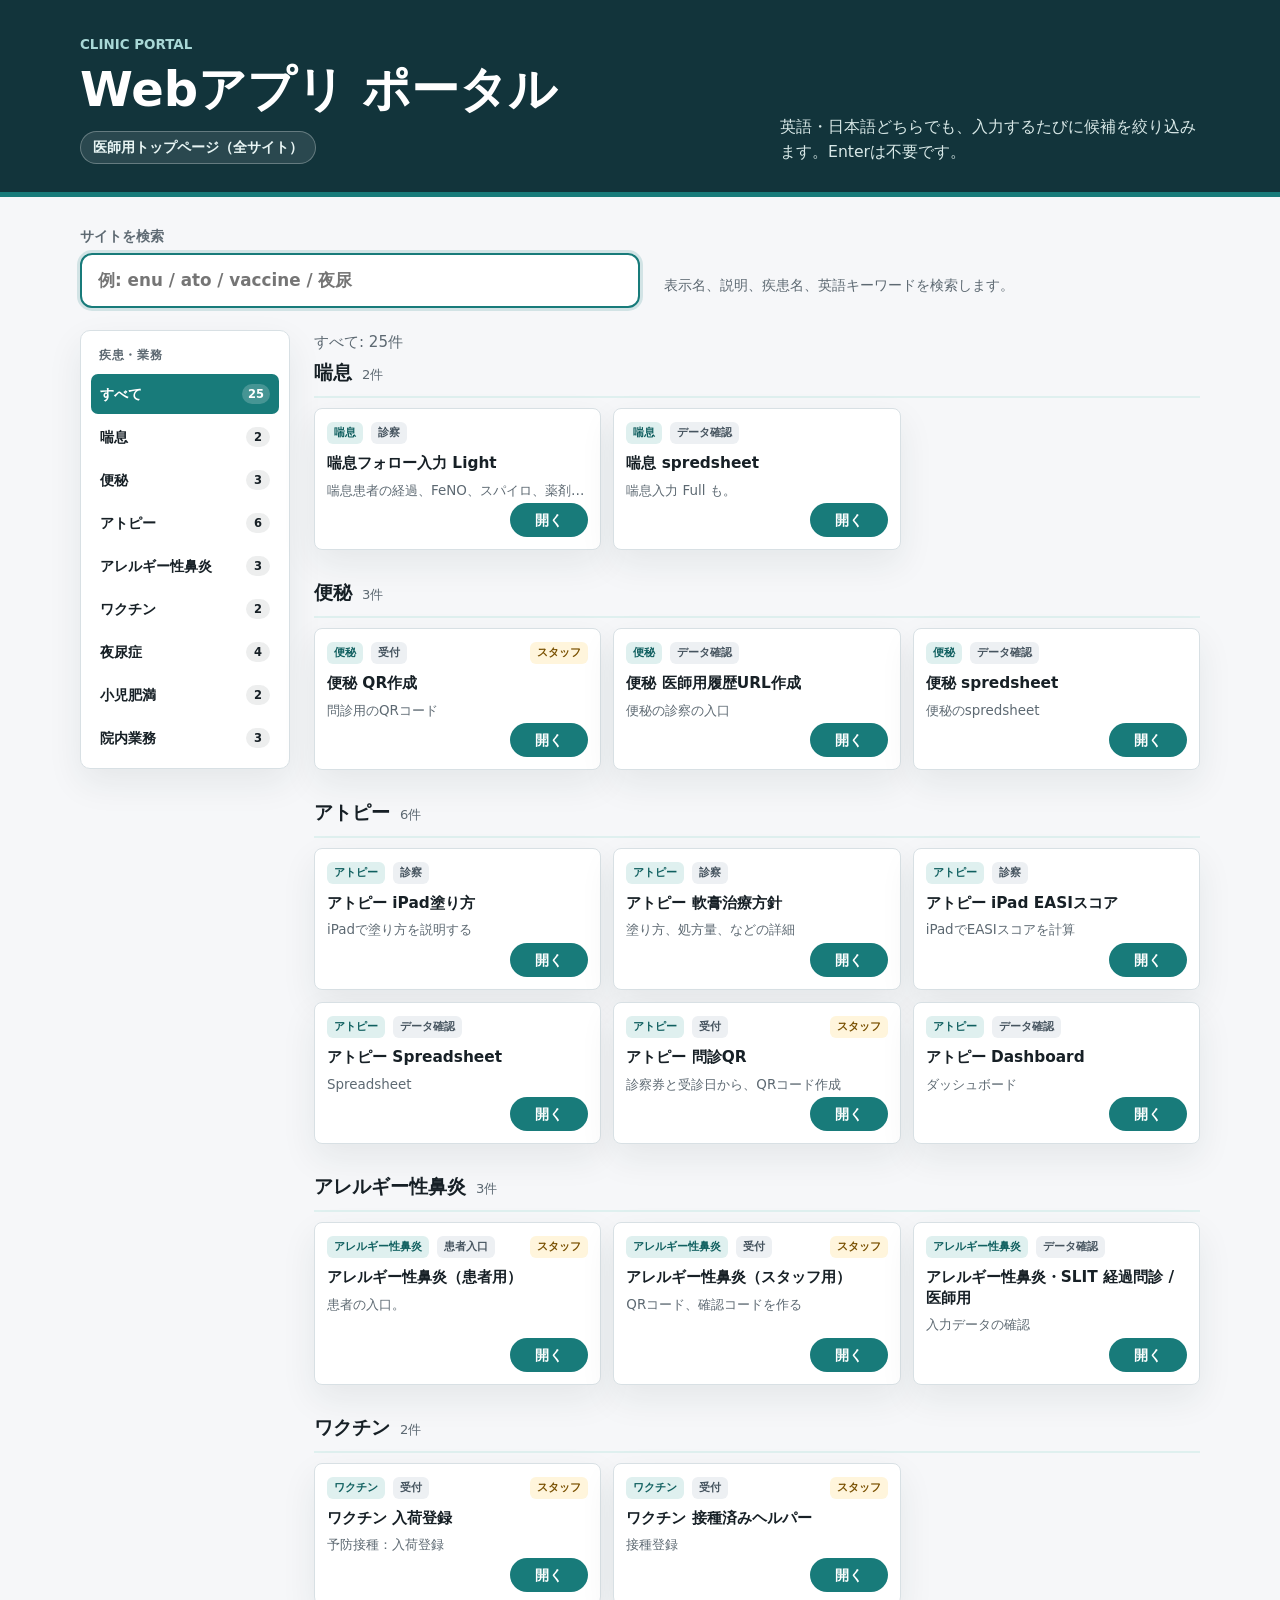
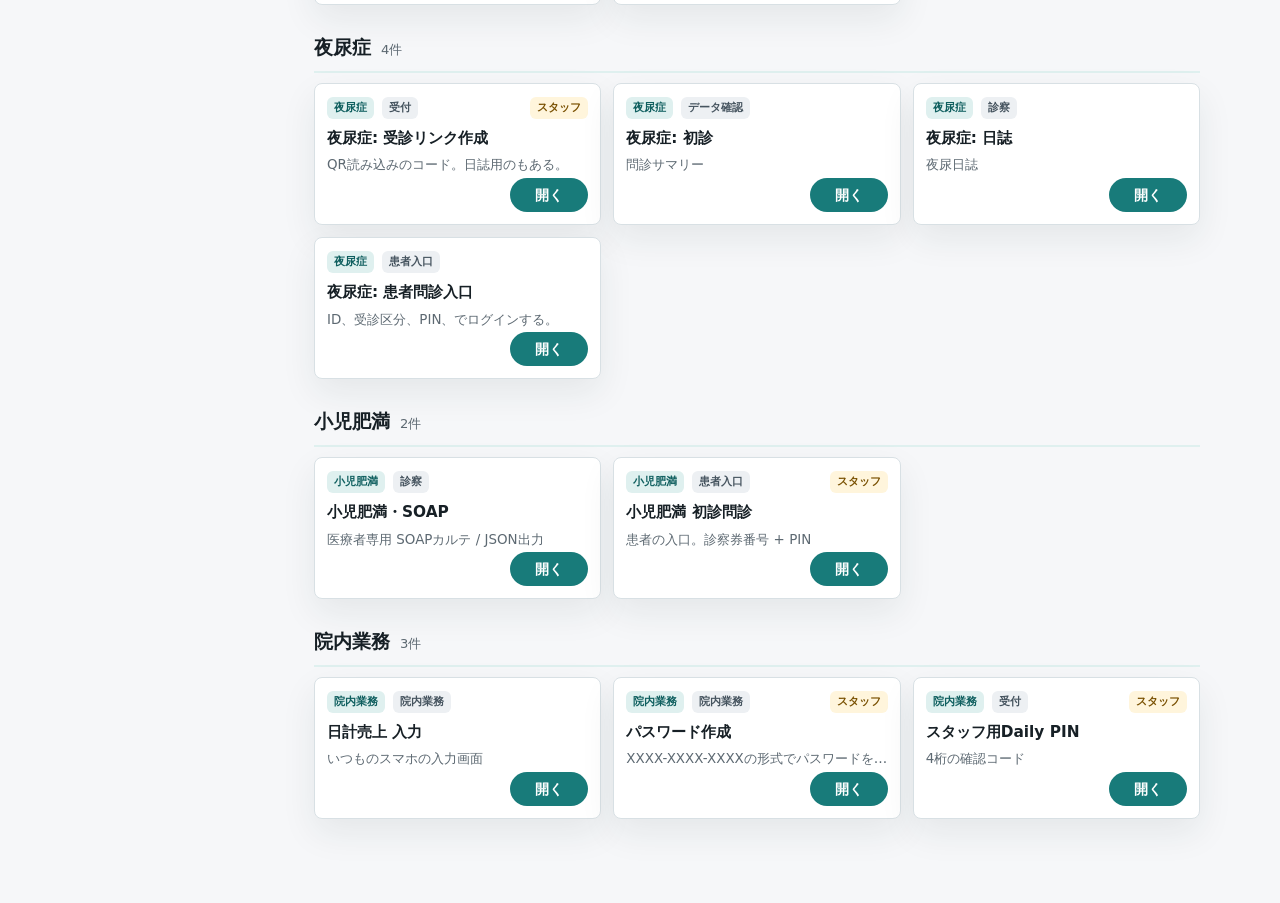
<file: index.html>
<!doctype html>
<html lang="ja">
  <head>
    <meta charset="utf-8">
    <meta name="viewport" content="width=device-width, initial-scale=1">
    <meta name="description" content="院内Webアプリと業務リンクをまとめて起動できるポータルサイト">
    <title>Clinic Web App Portal</title>
    <link rel="stylesheet" href="style.css">
  </head>
  <body>
    <header class="site-header">
      <div class="header-inner">
        <div>
          <p class="eyebrow">Clinic Portal</p>
          <h1>Webアプリ ポータル</h1>
          <p class="profile-label" id="profileLabel">共通トップページ</p>
        </div>
        <p class="header-note">英語・日本語どちらでも、入力するたびに候補を絞り込みます。Enterは不要です。</p>
      </div>
    </header>

    <main class="page-shell">
      <section class="search-toolbar" aria-label="アプリの検索">
        <label class="search-box" for="searchInput">
          <span>サイトを検索</span>
          <input id="searchInput" type="search" placeholder="例: enu / ato / vaccine / 夜尿" autocomplete="off" autofocus>
        </label>
        <p class="search-hint">表示名、説明、疾患名、英語キーワードを検索します。</p>
      </section>

      <div class="portal-layout">
        <nav class="group-nav" aria-label="疾患・業務">
          <h2>疾患・業務</h2>
          <div id="groupNav"></div>
        </nav>

        <div class="portal-results">
          <section class="summary-row" aria-live="polite">
            <p id="resultSummary">読み込み中...</p>
          </section>
          <section id="appSections" aria-label="サイト一覧"></section>
        </div>
      </div>

      <section class="empty-state" id="emptyState" hidden>
        <h2>該当するアプリがありません</h2>
        <p>検索語句やカテゴリを変更してください。</p>
      </section>

      <section class="error-state" id="errorState" hidden>
        <h2>アプリ一覧を読み込めませんでした</h2>
        <p>apps.json の形式や配置を確認してください。</p>
      </section>
    </main>

    <template id="appCardTemplate">
      <article class="app-card">
        <div class="card-body">
          <div class="card-topline">
            <span class="group-badge"></span>
            <span class="purpose-badge"></span>
            <span class="staff-badge" hidden>スタッフ</span>
            <span class="visibility-note" hidden>非表示</span>
          </div>
          <h2></h2>
          <p class="description"></p>
        </div>
        <a class="launch-button" target="_blank" rel="noopener noreferrer">開く</a>
      </article>
    </template>

    <script src="portal-config.js"></script>
    <script src="script.js" defer></script>
  </body>
</html>
</file>
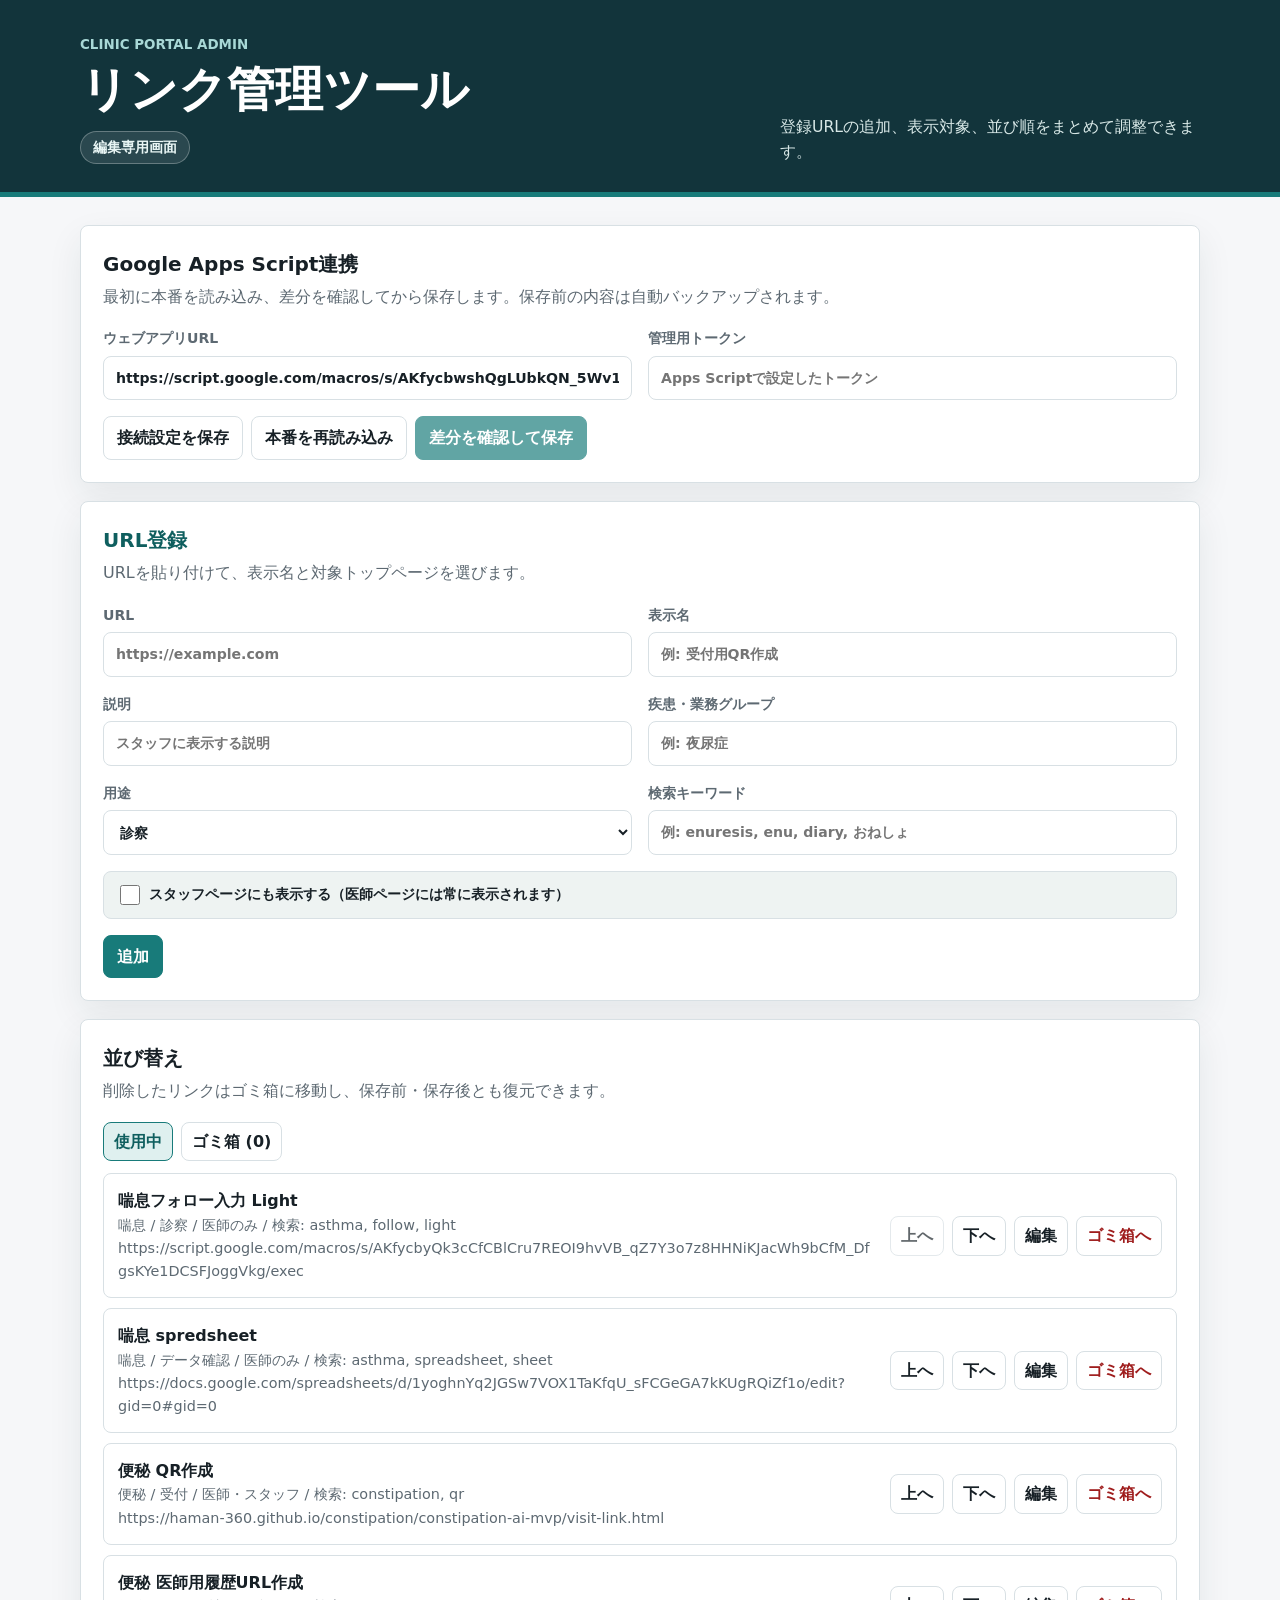
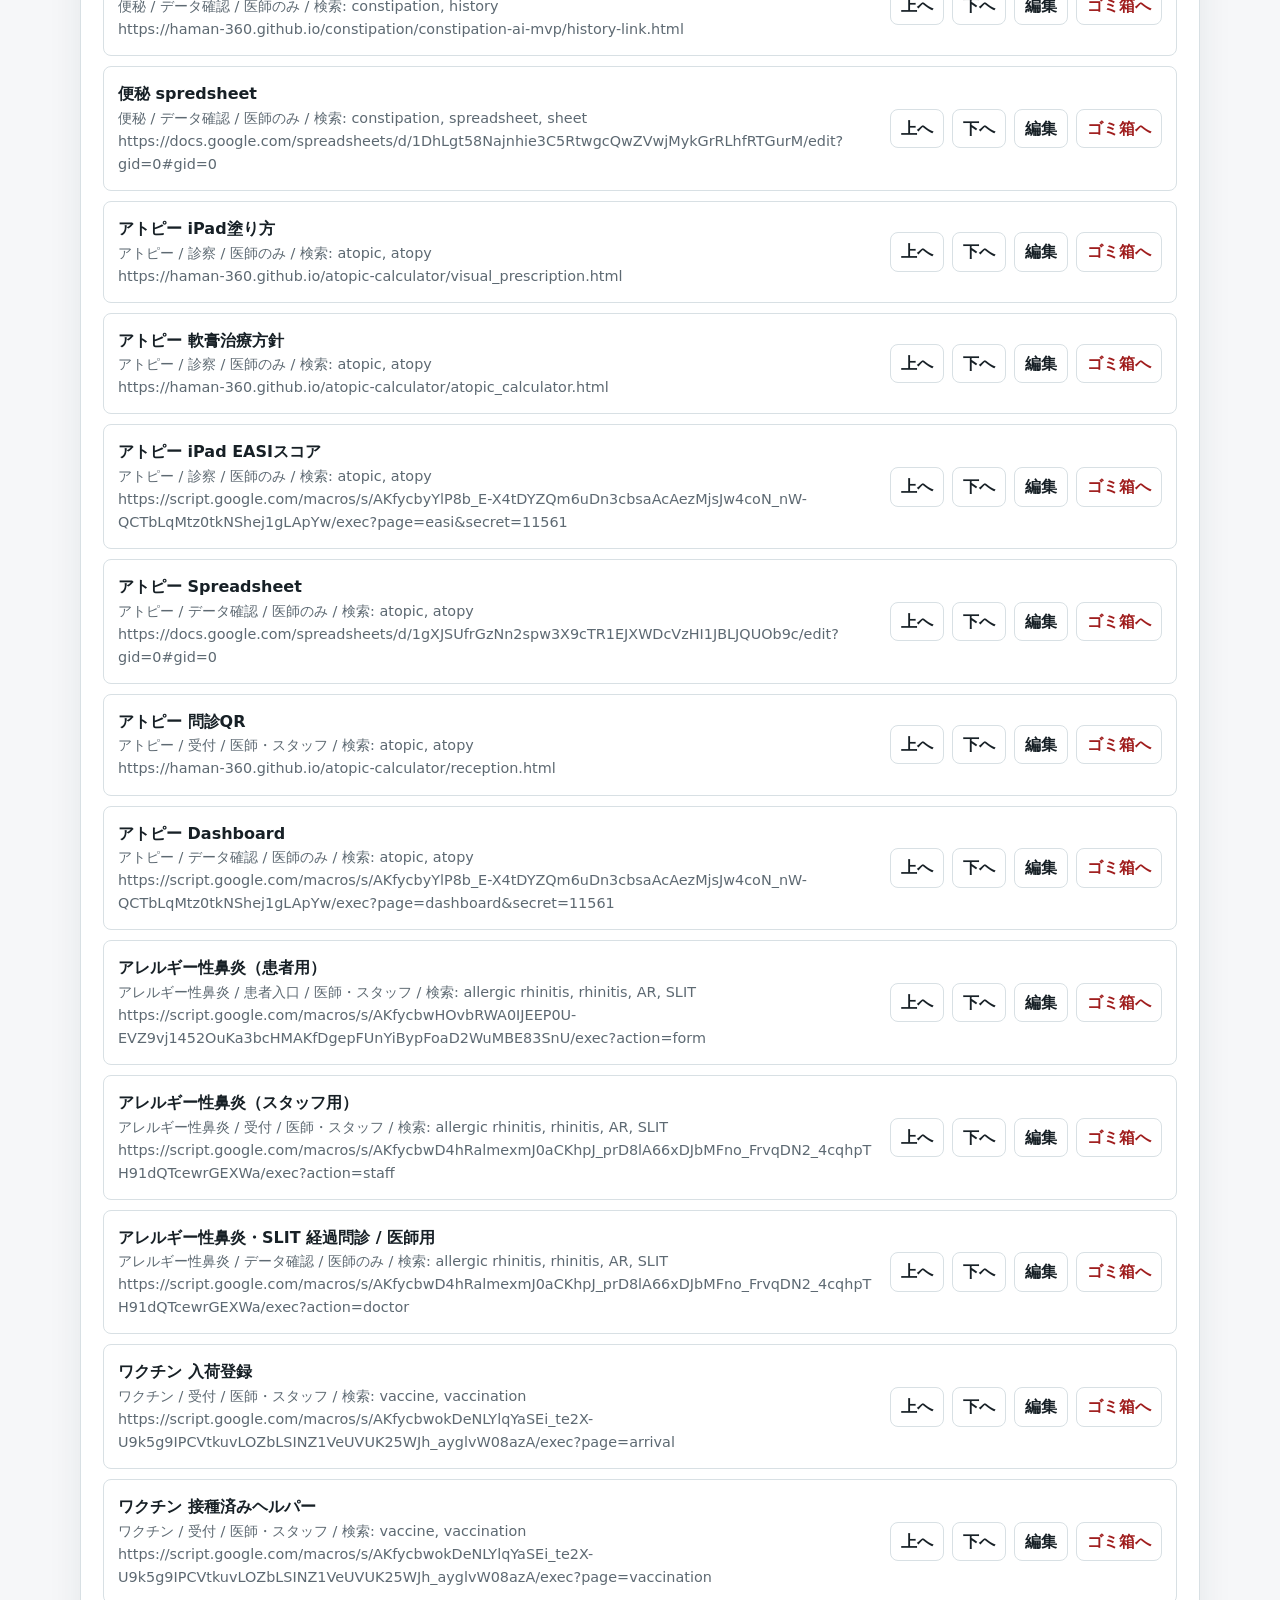
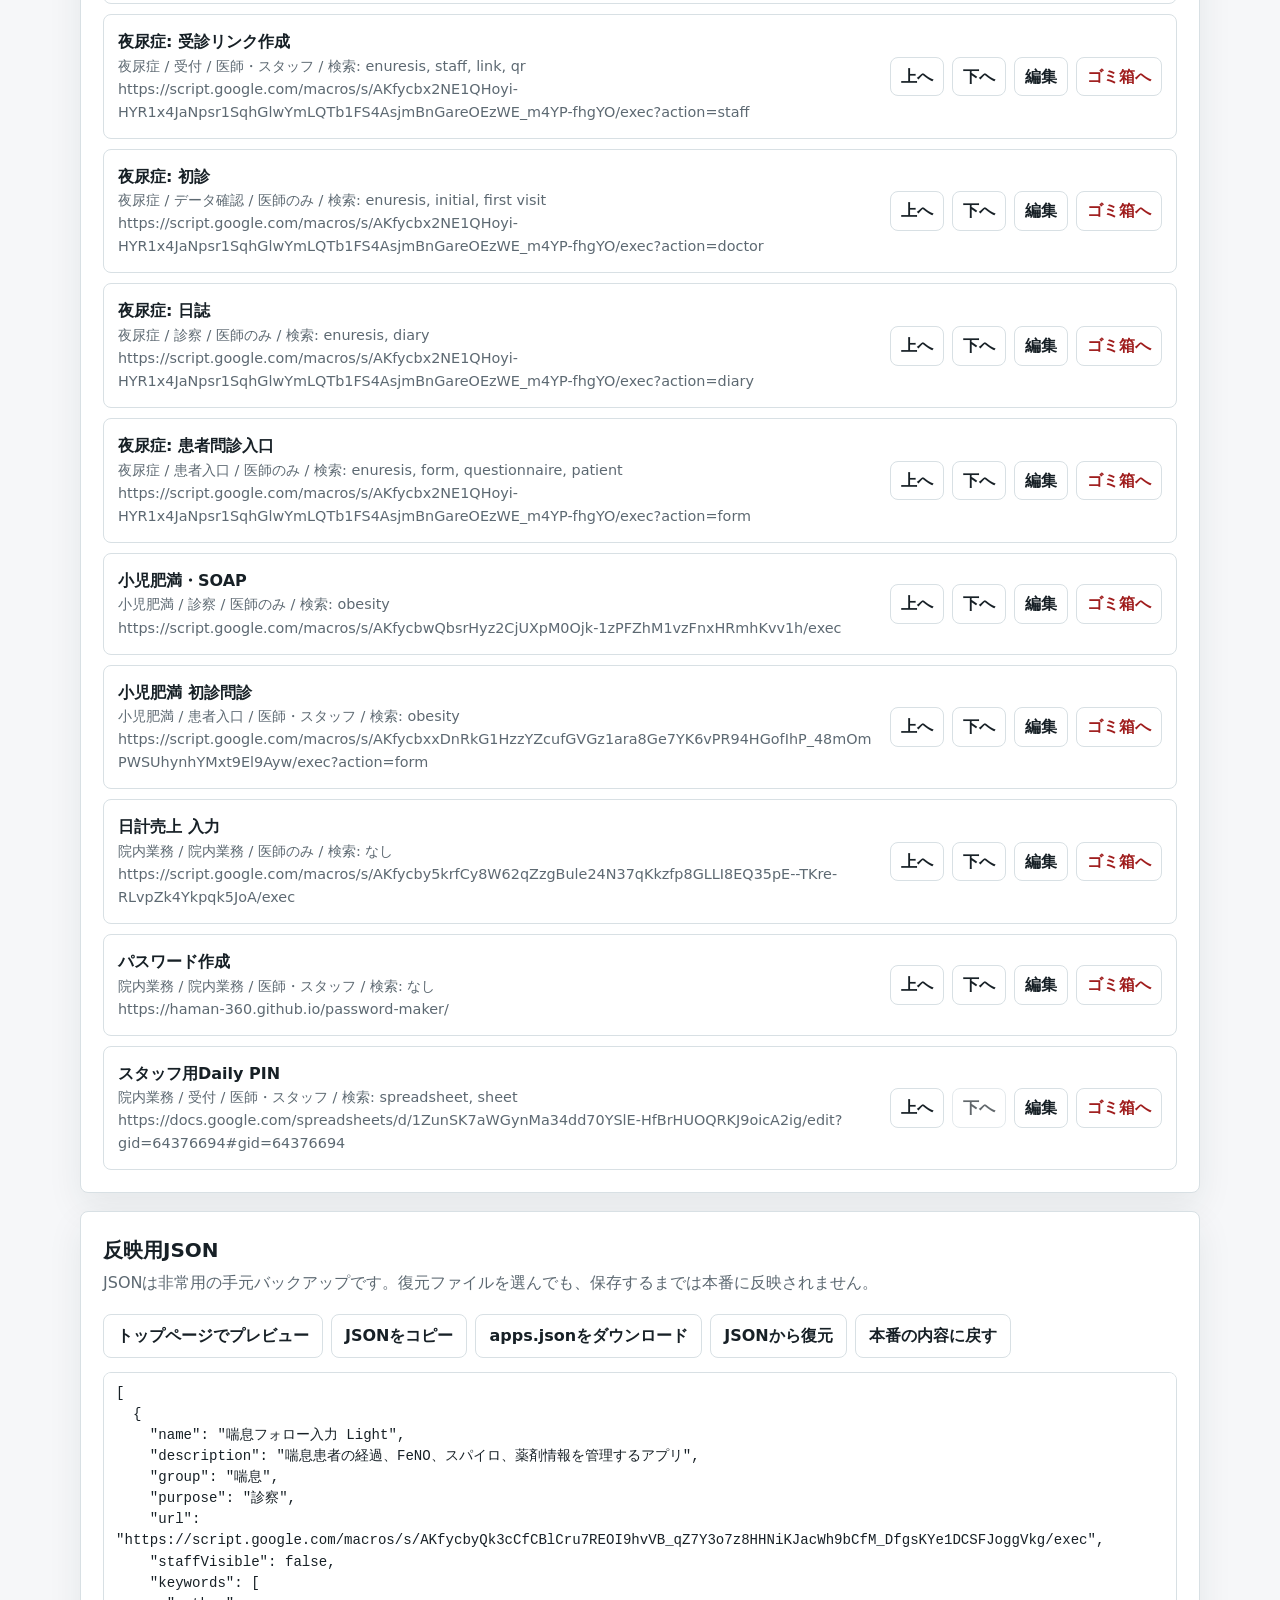
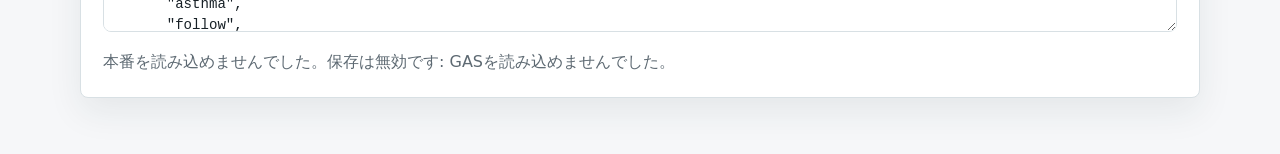
<file: admin.html>
<!doctype html>
<html lang="ja">
  <head>
    <meta charset="utf-8">
    <meta name="viewport" content="width=device-width, initial-scale=1">
    <meta name="description" content="院内ポータルに表示するURLを登録・並び替えする管理ツール">
    <title>Clinic Portal 管理ツール</title>
    <link rel="stylesheet" href="style.css">
  </head>
  <body>
    <header class="site-header">
      <div class="header-inner">
        <div>
          <p class="eyebrow">Clinic Portal Admin</p>
          <h1>リンク管理ツール</h1>
          <p class="profile-label">編集専用画面</p>
        </div>
        <p class="header-note">登録URLの追加、表示対象、並び順をまとめて調整できます。</p>
      </div>
    </header>

    <main class="page-shell admin-shell">
      <section class="admin-panel" aria-labelledby="gasTitle">
        <div class="admin-section-heading">
          <h2 id="gasTitle">Google Apps Script連携</h2>
          <p>最初に本番を読み込み、差分を確認してから保存します。保存前の内容は自動バックアップされます。</p>
        </div>

        <div class="admin-form">
          <label>
            <span>ウェブアプリURL</span>
            <input id="gasEndpointInput" type="url" placeholder="https://script.google.com/macros/s/.../exec">
          </label>

          <label>
            <span>管理用トークン</span>
            <input id="gasTokenInput" type="password" autocomplete="current-password" placeholder="Apps Scriptで設定したトークン">
          </label>

          <div class="form-actions">
            <button class="secondary-button" id="saveGasSettingsButton" type="button">接続設定を保存</button>
            <button class="secondary-button" id="loadFromGasButton" type="button">本番を再読み込み</button>
            <button class="primary-button" id="saveToGasButton" type="button" disabled>差分を確認して保存</button>
            <button class="secondary-button" id="restoreDraftButton" type="button" hidden>未反映の下書きを復元</button>
          </div>
        </div>
      </section>

      <section class="admin-panel" aria-labelledby="addAppTitle">
        <div class="admin-section-heading">
          <h2 id="addAppTitle">URL登録</h2>
          <p id="appFormHelp">URLを貼り付けて、表示名と対象トップページを選びます。</p>
        </div>

        <form class="admin-form" id="appForm">
          <input id="editIndexInput" type="hidden" value="">

          <label>
            <span>URL</span>
            <input id="urlInput" type="url" placeholder="https://example.com" required>
          </label>

          <label>
            <span>表示名</span>
            <input id="nameInput" type="text" placeholder="例: 受付用QR作成" required>
          </label>

          <label>
            <span>説明</span>
            <input id="descriptionInput" type="text" placeholder="スタッフに表示する説明">
          </label>

          <label>
            <span>疾患・業務グループ</span>
            <input id="groupInput" type="text" list="groupSuggestions" placeholder="例: 夜尿症" required>
            <datalist id="groupSuggestions"></datalist>
          </label>

          <label>
            <span>用途</span>
            <select id="purposeInput">
              <option>診察</option>
              <option>患者入口</option>
              <option>受付</option>
              <option>データ確認</option>
              <option>院内業務</option>
              <option>その他</option>
            </select>
          </label>

          <label>
            <span>検索キーワード</span>
            <input id="keywordsInput" type="text" placeholder="例: enuresis, enu, diary, おねしょ">
          </label>

          <label class="staff-visible-option">
            <input id="staffVisibleInput" type="checkbox">
            <span>スタッフページにも表示する（医師ページには常に表示されます）</span>
          </label>

          <div class="form-actions">
            <button class="primary-button" id="submitButton" type="submit">追加</button>
            <button class="secondary-button" id="cancelEditButton" type="button" hidden>編集をキャンセル</button>
          </div>
        </form>
      </section>

      <section class="admin-panel" aria-labelledby="orderTitle">
        <div class="admin-section-heading">
          <h2 id="orderTitle">並び替え</h2>
          <p>削除したリンクはゴミ箱に移動し、保存前・保存後とも復元できます。</p>
        </div>
        <div class="admin-list-toolbar">
          <button class="secondary-button compact-button is-active" id="showActiveButton" type="button">使用中</button>
          <button class="secondary-button compact-button" id="showTrashButton" type="button">ゴミ箱</button>
        </div>
        <div class="admin-list" id="adminList"></div>
      </section>

      <section class="admin-panel" aria-labelledby="exportTitle">
        <div class="admin-section-heading">
          <h2 id="exportTitle">反映用JSON</h2>
          <p>JSONは非常用の手元バックアップです。復元ファイルを選んでも、保存するまでは本番に反映されません。</p>
        </div>

        <div class="admin-actions">
          <button class="secondary-button" id="previewButton" type="button">トップページでプレビュー</button>
          <button class="secondary-button" id="copyButton" type="button">JSONをコピー</button>
          <button class="secondary-button" id="downloadButton" type="button">apps.jsonをダウンロード</button>
          <label class="secondary-button file-button">JSONから復元<input id="importInput" type="file" accept="application/json,.json" hidden></label>
          <button class="secondary-button" id="resetDraftButton" type="button">本番の内容に戻す</button>
        </div>

        <textarea class="json-output" id="jsonOutput" spellcheck="false" aria-label="apps.json の内容"></textarea>
        <p class="admin-status" id="adminStatus" role="status"></p>
      </section>
    </main>

    <script src="portal-config.js"></script>
    <script src="admin.js" defer></script>
  </body>
</html>
</file>
<file: style.css>
:root {
  --bg: #f6f7f9;
  --surface: #ffffff;
  --surface-muted: #eef3f2;
  --text: #172026;
  --muted: #5d6972;
  --line: #d8e0e4;
  --accent: #187b7a;
  --accent-dark: #0f5f5f;
  --accent-soft: #dff0ef;
  --warning: #b15d12;
  --shadow: 0 14px 35px rgba(31, 45, 55, 0.08);
  color-scheme: light;
}

* {
  box-sizing: border-box;
}

body {
  margin: 0;
  background: var(--bg);
  color: var(--text);
  font-family: system-ui, -apple-system, BlinkMacSystemFont, "Segoe UI", sans-serif;
  line-height: 1.6;
}

a {
  color: inherit;
}

.site-header {
  background: #12343b;
  color: #ffffff;
  border-bottom: 5px solid var(--accent);
}

.header-inner {
  width: min(1120px, calc(100% - 32px));
  margin: 0 auto;
  padding: 34px 0 28px;
  display: flex;
  align-items: end;
  justify-content: space-between;
  gap: 24px;
}

.eyebrow {
  margin: 0 0 6px;
  color: #a8d8d6;
  font-size: 0.84rem;
  font-weight: 700;
  letter-spacing: 0;
  text-transform: uppercase;
}

h1 {
  margin: 0;
  font-size: clamp(1.9rem, 4vw, 3rem);
  line-height: 1.15;
  letter-spacing: 0;
}

.profile-label {
  display: inline-flex;
  align-items: center;
  min-height: 30px;
  margin: 14px 0 0;
  border: 1px solid rgba(255, 255, 255, 0.28);
  border-radius: 999px;
  background: rgba(255, 255, 255, 0.1);
  color: #e8f5f4;
  font-size: 0.9rem;
  font-weight: 800;
  padding: 4px 12px;
}

.header-note {
  max-width: 420px;
  margin: 0;
  color: #d8e8e7;
  font-size: 0.98rem;
}

.page-shell {
  width: min(1120px, calc(100% - 32px));
  margin: 28px auto 56px;
}

.search-toolbar {
  display: grid;
  grid-template-columns: minmax(280px, 560px) 1fr;
  gap: 10px 24px;
  align-items: end;
  margin-bottom: 22px;
}

.search-toolbar .search-box input {
  min-height: 54px;
  border-width: 2px;
  border-radius: 12px;
  font-size: 1.05rem;
  padding: 12px 16px;
}

.search-hint {
  margin: 0 0 12px;
  color: var(--muted);
  font-size: 0.88rem;
}

.portal-layout {
  display: grid;
  grid-template-columns: 210px minmax(0, 1fr);
  gap: 24px;
  align-items: start;
}

.group-nav {
  position: sticky;
  top: 16px;
  border: 1px solid var(--line);
  border-radius: 10px;
  background: var(--surface);
  box-shadow: var(--shadow);
  padding: 10px;
}

.group-nav h2 {
  margin: 4px 8px 9px;
  color: var(--muted);
  font-size: 0.78rem;
  letter-spacing: 0.06em;
}

.group-nav > div {
  display: grid;
  gap: 3px;
}

.group-nav-button {
  display: flex;
  justify-content: space-between;
  align-items: center;
  gap: 8px;
  width: 100%;
  min-height: 40px;
  border: 0;
  border-radius: 7px;
  background: transparent;
  color: var(--text);
  cursor: pointer;
  font: inherit;
  font-size: 0.9rem;
  font-weight: 700;
  padding: 7px 9px;
  text-align: left;
}

.group-nav-button:hover {
  background: var(--surface-muted);
}

.group-nav-button.is-active {
  background: var(--accent);
  color: #fff;
}

.group-count {
  min-width: 24px;
  border-radius: 999px;
  background: rgba(23, 32, 38, 0.08);
  font-size: 0.72rem;
  padding: 1px 6px;
  text-align: center;
}

.group-nav-button.is-active .group-count {
  background: rgba(255, 255, 255, 0.2);
}

.app-group-section {
  margin-bottom: 28px;
}

.app-group-heading {
  display: flex;
  align-items: baseline;
  gap: 10px;
  margin-bottom: 10px;
  border-bottom: 2px solid var(--accent-soft);
  padding-bottom: 7px;
}

.app-group-heading h2 {
  margin: 0;
  font-size: 1.2rem;
}

.app-group-heading span {
  color: var(--muted);
  font-size: 0.82rem;
}

.toolbar {
  display: grid;
  grid-template-columns: minmax(220px, 360px) 1fr;
  gap: 16px;
  align-items: end;
  margin-bottom: 18px;
}

.search-box {
  display: grid;
  gap: 6px;
  color: var(--muted);
  font-size: 0.88rem;
  font-weight: 700;
}

.search-box input {
  width: 100%;
  min-height: 44px;
  border: 1px solid var(--line);
  border-radius: 8px;
  background: var(--surface);
  color: var(--text);
  font: inherit;
  padding: 10px 12px;
  outline: none;
}

.search-box input:focus {
  border-color: var(--accent);
  box-shadow: 0 0 0 3px rgba(24, 123, 122, 0.16);
}

.category-tabs {
  display: flex;
  flex-wrap: wrap;
  gap: 8px;
  justify-content: flex-end;
}

.filter-group {
  grid-column: 1 / -1;
  display: grid;
  gap: 8px;
  color: var(--muted);
  font-size: 0.88rem;
  font-weight: 700;
}

.filter-heading {
  display: flex;
  align-items: center;
  justify-content: space-between;
  gap: 10px;
}

.color-regenerate-button {
  min-height: 34px;
  white-space: nowrap;
}

.tag-tabs {
  display: flex;
  flex-wrap: wrap;
  gap: 8px;
}

.tab-button,
.tag-button {
  min-height: 38px;
  border: 1px solid var(--line);
  border-radius: 8px;
  background: var(--surface);
  color: var(--text);
  cursor: pointer;
  font: inherit;
  font-weight: 700;
  padding: 7px 12px;
}

.tag-button {
  --tag-accent: var(--accent);
  --tag-border: var(--line);
  --tag-bg: var(--surface);
  --tag-text: var(--text);
  border-radius: 999px;
}

.tag-button[data-sortable="true"] {
  cursor: grab;
  touch-action: none;
}

.tag-button[data-sortable="true"]:active {
  cursor: grabbing;
}

.tag-button.is-dragging {
  opacity: 0.55;
  transform: scale(0.98);
}

.tab-button:hover,
.tag-button:hover {
  border-color: var(--accent);
}

.tab-button.is-active,
.tag-button[data-tag="all"].is-active {
  border-color: var(--accent);
  background: var(--accent);
  color: #ffffff;
}

.tab-button.color-doctor,
.category-badge.color-doctor {
  border-color: #bfd7ff;
  background: #eaf2ff;
  color: #174ea6;
}

.tab-button.color-nurse,
.category-badge.color-nurse {
  border-color: #bde8cf;
  background: #e8f8ef;
  color: #1f6b3d;
}

.tab-button.color-reception,
.category-badge.color-reception {
  border-color: #f7d48d;
  background: #fff5dc;
  color: #8a5a00;
}

.tab-button.color-admin,
.category-badge.color-admin {
  border-color: #d6c4f7;
  background: #f2ecff;
  color: #5b35a8;
}

.tab-button.color-other,
.category-badge.color-other,
.tab-button.color-default,
.category-badge.color-default {
  border-color: #d8e0e4;
  background: #f3f6f8;
  color: #46545f;
}

.tag-button.color-auto,
.app-tag.color-auto {
  border-color: var(--tag-border);
  background: var(--tag-bg);
  color: var(--tag-text);
}

.tag-button.color-auto.is-active {
  border-color: var(--tag-accent);
  background: var(--tag-accent);
  color: #ffffff;
  box-shadow: 0 0 0 3px color-mix(in srgb, var(--tag-accent) 24%, transparent);
}

.tag-button.color-auto.is-active::before {
  content: "✓";
  margin-right: 6px;
  font-weight: 900;
}

.tag-button.color-default,
.app-tag.color-default,
.app-card.color-default {
  border-color: #cfd8dc;
  background: #f7faf9;
  color: var(--accent-dark);
}

.tab-button.is-active,
.tag-button[data-tag="all"].is-active {
  border-color: var(--accent);
  background: var(--accent);
  color: #ffffff;
}

.summary-row {
  min-height: 28px;
  color: var(--muted);
  font-size: 0.94rem;
}

.summary-row p {
  margin: 0 0 14px;
}

.app-grid {
  display: grid;
  grid-template-columns: repeat(auto-fill, minmax(260px, 1fr));
  gap: 12px;
}

.app-card {
  --card-accent: var(--accent);
  --card-accent-dark: var(--accent-dark);
  --card-border: var(--line);
  --card-tint: var(--surface);
  position: relative;
  min-height: 126px;
  border: 1px solid var(--card-border);
  border-radius: 8px;
  background: var(--card-tint);
  box-shadow: var(--shadow);
  overflow: hidden;
}

.card-body {
  min-height: 124px;
  padding: 12px 12px 48px;
}

.card-topline {
  min-height: 24px;
  display: flex;
  align-items: center;
  justify-content: space-between;
  gap: 8px;
  margin-bottom: 8px;
}

.category-badge,
.group-badge,
.purpose-badge,
.staff-badge,
.visibility-note {
  display: inline-flex;
  align-items: center;
  min-height: 22px;
  border-radius: 6px;
  padding: 2px 7px;
  font-size: 0.7rem;
  font-weight: 800;
}

.group-badge {
  background: var(--accent-soft);
  color: var(--accent-dark);
}

.purpose-badge {
  margin-right: auto;
  background: #edf0f3;
  color: #46545f;
}

.staff-badge {
  background: #fff5dc;
  color: #795000;
}

.staff-badge[hidden] {
  display: none;
}

.category-badge {
  background: var(--accent-soft);
  color: var(--accent-dark);
}

.visibility-note {
  background: #fff2e4;
  color: var(--warning);
}

.visibility-note[hidden] {
  display: none;
}

.app-card h2 {
  margin: 0 0 6px;
  display: -webkit-box;
  overflow: hidden;
  -webkit-box-orient: vertical;
  -webkit-line-clamp: 2;
  font-size: 0.96rem;
  line-height: 1.35;
  letter-spacing: 0;
}

.description {
  margin: 0;
  display: -webkit-box;
  overflow: hidden;
  -webkit-box-orient: vertical;
  -webkit-line-clamp: 1;
  color: var(--muted);
  font-size: 0.84rem;
}

.app-tags {
  display: flex;
  flex-wrap: wrap;
  justify-content: flex-end;
  gap: 6px;
  margin-left: auto;
}

.app-tag {
  display: inline-flex;
  align-items: center;
  min-height: 22px;
  border: 1px solid var(--line);
  border-radius: 999px;
  background: #f7faf9;
  color: var(--accent-dark);
  font-size: 0.7rem;
  font-weight: 800;
  padding: 2px 8px;
}

.launch-button {
  position: absolute;
  right: 12px;
  bottom: 12px;
  display: inline-flex;
  align-items: center;
  justify-content: center;
  min-width: 78px;
  min-height: 34px;
  border-radius: 999px;
  background: var(--launch-bg, var(--card-accent));
  color: #ffffff;
  font-size: 0.86rem;
  font-weight: 800;
  padding: 6px 16px;
  text-decoration: none;
}

.launch-button:hover,
.launch-button:focus {
  background: var(--launch-bg-hover, var(--card-accent-dark));
}

.admin-shell {
  display: grid;
  gap: 18px;
}

.admin-panel {
  border: 1px solid var(--line);
  border-radius: 8px;
  background: var(--surface);
  box-shadow: var(--shadow);
  padding: 22px;
}

.admin-section-heading {
  display: grid;
  gap: 4px;
  margin-bottom: 18px;
}

.admin-section-heading h2 {
  margin: 0;
  font-size: 1.25rem;
  letter-spacing: 0;
}

.admin-section-heading h2#addAppTitle {
  color: var(--accent-dark);
}

.admin-section-heading p,
.admin-status {
  margin: 0;
  color: var(--muted);
}

.admin-form {
  display: grid;
  grid-template-columns: repeat(2, minmax(0, 1fr));
  gap: 16px;
}

.admin-form label,
.profile-options {
  display: grid;
  gap: 6px;
  color: var(--muted);
  font-size: 0.88rem;
  font-weight: 700;
}

.admin-form input[type="text"],
.admin-form input[type="url"],
.admin-form input[type="password"],
.admin-form select,
.json-output {
  width: 100%;
  border: 1px solid var(--line);
  border-radius: 8px;
  background: var(--surface);
  color: var(--text);
  font: inherit;
  padding: 10px 12px;
  outline: none;
}

.admin-form input[type="text"],
.admin-form input[type="url"],
.admin-form input[type="password"],
.admin-form select {
  min-height: 44px;
}

.admin-form input:focus,
.admin-form select:focus,
.json-output:focus {
  border-color: var(--accent);
  box-shadow: 0 0 0 3px rgba(24, 123, 122, 0.16);
}

.profile-options {
  grid-column: 1 / -1;
  grid-template-columns: repeat(4, minmax(120px, 1fr));
  border: 1px solid var(--line);
  border-radius: 8px;
  padding: 12px;
}

.profile-options legend {
  color: var(--muted);
  font-weight: 800;
  padding: 0 6px;
}

.profile-options label {
  display: inline-flex;
  align-items: center;
  color: var(--text);
  font-size: 0.95rem;
}

.staff-visible-option {
  grid-column: 1 / -1;
  display: flex !important;
  align-items: center;
  min-height: 48px;
  border: 1px solid var(--line);
  border-radius: 8px;
  background: var(--surface-muted);
  color: var(--text) !important;
  padding: 10px 12px;
}

.staff-visible-option input {
  width: 20px;
  height: 20px;
  accent-color: var(--accent);
}

.admin-list-toolbar {
  display: flex;
  gap: 8px;
  margin-bottom: 12px;
}

.admin-list-toolbar .is-active {
  border-color: var(--accent);
  background: var(--accent-soft);
  color: var(--accent-dark);
}

.file-button {
  display: inline-flex;
  align-items: center;
}

.admin-empty {
  margin: 0;
  border: 1px dashed var(--line);
  border-radius: 8px;
  color: var(--muted);
  padding: 24px;
  text-align: center;
}

.form-actions {
  display: flex;
  flex-wrap: wrap;
  gap: 8px;
}

.primary-button,
.secondary-button {
  min-height: 42px;
  border-radius: 8px;
  cursor: pointer;
  font: inherit;
  font-weight: 800;
  padding: 8px 13px;
}

.primary-button {
  border: 1px solid var(--accent);
  background: var(--accent);
  color: #ffffff;
}

.secondary-button {
  border: 1px solid var(--line);
  background: var(--surface);
  color: var(--text);
}

.primary-button:hover,
.primary-button:focus {
  background: var(--accent-dark);
}

.secondary-button:hover,
.secondary-button:focus {
  border-color: var(--accent);
}

.primary-button:disabled,
.secondary-button:disabled {
  cursor: wait;
  opacity: 0.68;
}

.admin-list {
  display: grid;
  gap: 10px;
}

.admin-list-item {
  display: grid;
  grid-template-columns: 1fr auto;
  gap: 16px;
  align-items: center;
  border: 1px solid var(--line);
  border-radius: 8px;
  padding: 14px;
}

.admin-list-details {
  min-width: 0;
}

.admin-list-details h3,
.admin-list-details p {
  margin: 0;
}

.admin-list-details h3 {
  font-size: 1rem;
  letter-spacing: 0;
}

.admin-list-details p {
  color: var(--muted);
  font-size: 0.9rem;
}

.admin-url {
  overflow-wrap: anywhere;
}

.admin-item-actions,
.admin-actions {
  display: flex;
  flex-wrap: wrap;
  gap: 8px;
}

.compact-button {
  min-height: 36px;
  padding: 6px 10px;
}

.danger-button {
  color: #9f1d1d;
}

.json-output {
  min-height: 260px;
  margin-top: 14px;
  resize: vertical;
  font-family: ui-monospace, SFMono-Regular, Menlo, Consolas, monospace;
  font-size: 0.88rem;
  line-height: 1.5;
}

.admin-status {
  min-height: 24px;
  margin-top: 10px;
}

.empty-state,
.error-state {
  border: 1px solid var(--line);
  border-radius: 8px;
  background: var(--surface);
  padding: 32px;
  text-align: center;
}

.empty-state h2,
.error-state h2 {
  margin: 0 0 8px;
  font-size: 1.2rem;
}

.empty-state p,
.error-state p {
  margin: 0;
  color: var(--muted);
}

@media (max-width: 720px) {
  .header-inner {
    align-items: start;
    flex-direction: column;
    padding: 28px 0 24px;
  }

  .toolbar,
  .search-toolbar {
    grid-template-columns: 1fr;
  }

  .search-hint {
    margin: 0;
  }

  .portal-layout {
    grid-template-columns: 1fr;
  }

  .group-nav {
    position: static;
    overflow-x: auto;
  }

  .group-nav h2 {
    margin-bottom: 6px;
  }

  .group-nav > div {
    display: flex;
    width: max-content;
  }

  .group-nav-button {
    width: auto;
    white-space: nowrap;
  }

  .category-tabs {
    justify-content: flex-start;
  }

  .tab-button,
  .tag-button {
    flex: 1 1 auto;
  }

  .app-grid {
    grid-template-columns: 1fr;
  }

  .admin-form,
  .admin-list-item {
    grid-template-columns: 1fr;
  }

  .profile-options {
    grid-template-columns: 1fr 1fr;
  }

  .admin-item-actions {
    justify-content: flex-start;
  }

  .form-actions {
    grid-column: 1 / -1;
  }
}
</file>
